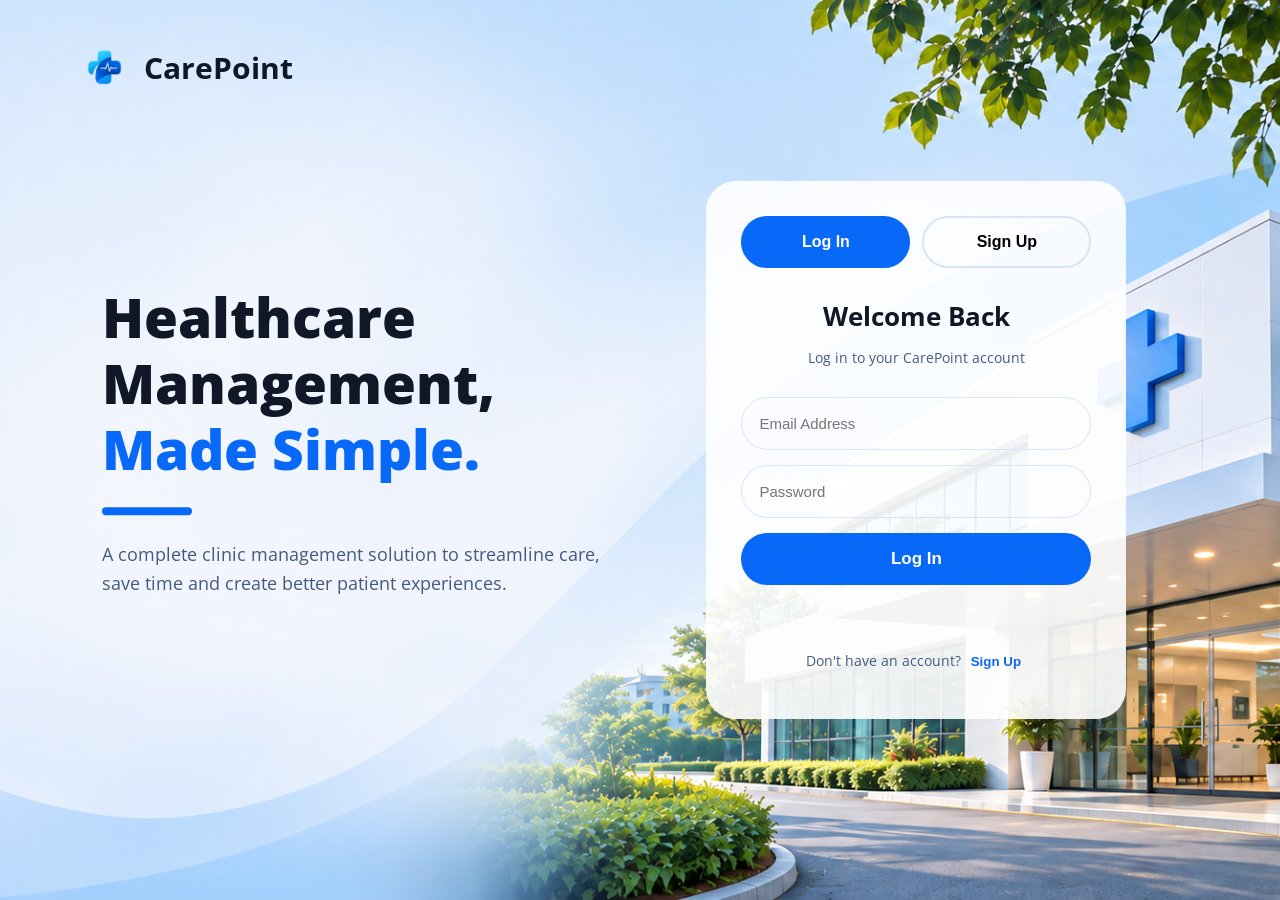
<file: index.html>
<!DOCTYPE html>
<html lang="en">

<head>
    <meta charset="UTF-8">
    <meta name="viewport" content="width=device-width, initial-scale=1.0">

    <title>CarePoint | Clinic Management</title>

    <link rel="stylesheet" href="home.css">
    <link href="https://fonts.googleapis.com/css2?family=Open+Sans:wght@400;500;600;700;800&display=swap"
        rel="stylesheet">
</head>

<body>

    <main class="container">

        <header class="brand">
            <img src="Glossy Blue Medical Cross Logo (1).png" alt="CarePoint Logo">
            <span>CarePoint</span>
        </header>

        <section class="intro">
            <h1>
                Healthcare<br>
                Management,<br>
                <span>Made Simple.</span>
            </h1>

            <div class="line"></div>

            <p>
                A complete clinic management solution to streamline care,
                save time and create better patient experiences.
            </p>
        </section>

        <section class="auth-card">

            <div class="tabs">
                <button type="button" id="login-tab" class="active">Log In</button>
                <button type="button" id="signup-tab">Sign Up</button>
            </div>

            <div class="card-heading">
                <h2 id="form-title">Welcome Back</h2>
                <p id="form-subtitle">Log in to your CarePoint account</p>
            </div>

            <form id="auth-form">

                <input type="text" id="full-name" placeholder="Full Name" hidden>

                <input type="email" id="email" placeholder="Email Address" required>

                <input type="password" id="password" placeholder="Password" minlength="6" required>

                <input type="password" id="confirm-password" placeholder="Confirm Password" hidden>

                <button type="submit" id="submit-button">
                    Log In
                </button>

                <p id="message"></p>

            </form>

            <p class="switch-text" id="switch-text">
                Don't have an account?
                <button type="button" id="switch-button">Sign Up</button>
            </p>

        </section>

    </main>

    <script src="home.js"></script>

</body>

</html>
</file>
<file: home.css>
* {
    box-sizing: border-box;
}

body {
    margin: 0;
    min-height: 100vh;
    font-family: "Open Sans", Arial, sans-serif;
    background: #d8eaff url("Background Text Colors Identification.png") center / cover no-repeat;
    color: #101827;
}

.container {
    min-height: 100vh;
    padding: 40px 6%;
    position: relative;
}

.brand {
    display: flex;
    align-items: center;
    gap: 12px;
}

.brand img {
    width: 55px;
    height: 55px;
    object-fit: contain;
}

.brand span {
    font-size: 30px;
    font-weight: 700;
}

.intro {
    position: absolute;
    top: 50%;
    left: 8%;
    transform: translateY(-50%);
    width: 40%;
}

.intro h1 {
    font-size: 55px;
    line-height: 1.2;
    margin: 0;
    font-weight: 800;
}

.intro h1 span {
    color: #0868f7;
}

.line {
    width: 90px;
    height: 8px;
    background: #0868f7;
    border-radius: 10px;
    margin: 25px 0;
}

.intro p {
    font-size: 18px;
    line-height: 1.6;
    color: #435a80;
}

.auth-card {
    position: absolute;
    top: 50%;
    right: 12%;
    transform: translateY(-50%);
    width: 420px;
    padding: 35px;
    background: rgba(255, 255, 255, 0.9);
    border-radius: 30px;
}

.tabs {
    display: flex;
    gap: 12px;
}

.tabs button {
    width: 50%;
    padding: 15px;
    border: 2px solid #d8e4f8;
    border-radius: 30px;
    background: transparent;
    font-size: 16px;
    font-weight: 700;
    cursor: pointer;
}

.tabs button.active {
    background: #0868f7;
    color: white;
    border-color: #0868f7;
}

.card-heading {
    text-align: center;
    margin: 30px 0;
}

.card-heading h2 {
    font-size: 26px;
    margin: 0 0 8px;
}

.card-heading p {
    color: #435a80;
    font-size: 14px;
}

#auth-form {
    display: flex;
    flex-direction: column;
    gap: 15px;
}

#auth-form input {
    width: 100%;
    padding: 17px;
    border: 1px solid #d8e4f8;
    border-radius: 30px;
    background: transparent;
    font-size: 15px;
}

#auth-form input:focus {
    border-color: #0868f7;
}

#auth-form button {
    padding: 16px;
    border: none;
    border-radius: 30px;
    background: #0868f7;
    color: white;
    font-size: 17px;
    font-weight: 700;
    cursor: pointer;
}

#auth-form button:hover {
    background: #0758d8;
}

#message {
    text-align: center;
    font-size: 13px;
    color: #b42318;
}

.switch-text {
    text-align: center;
    color: #435a80;
    font-size: 14px;
    margin-top: 25px;
}

.switch-text button {
    border: none;
    background: none;
    color: #0868f7;
    font-weight: 700;
    cursor: pointer;
}

[hidden] {
    display: none !important;
}

@media (max-width: 1020px) {

    .container {
        display: flex;
        flex-direction: column;
        align-items: center;
        gap: 30px;
        padding: 25px 20px;
    }

    .brand {
        align-self: center;
    }

    .intro {
        position: static;
        transform: none;
        width: 100%;
        text-align: center;
    }

    .intro h1 {
        font-size: 40px;
    }

    .line {
        margin: 20px auto;
    }

    .intro p {
        font-size: 15px;
    }

    .auth-card {
        position: static;
        transform: none;
        width: 100%;
        max-width: 420px;
    }
}
</file>
